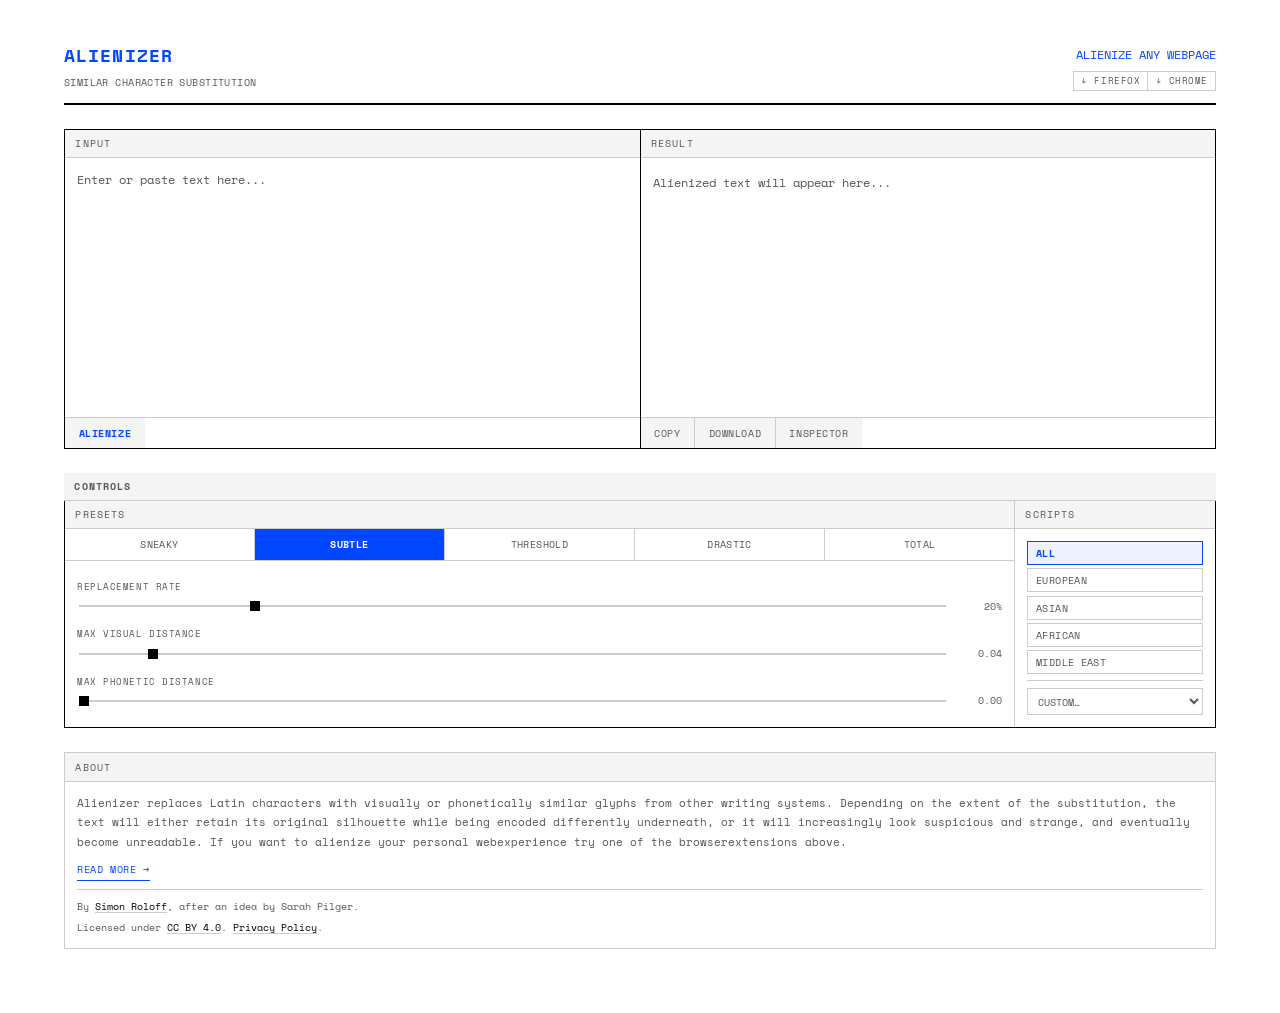
<file: docs/index.html>
<!DOCTYPE html>
<html lang="en">
<head>
  <meta charset="UTF-8">
  <meta name="viewport" content="width=device-width, initial-scale=1.0">
  <title>Alienizer</title>

  <link rel="preconnect" href="https://fonts.googleapis.com">
  <link rel="preconnect" href="https://fonts.gstatic.com" crossorigin>
  <link href="https://fonts.googleapis.com/css2?family=Space+Mono:wght@400;700&family=Noto+Sans:wght@400;600;700&family=Noto+Sans+Armenian&family=Noto+Sans+Bengali&family=Noto+Sans+Coptic&family=Noto+Sans+Devanagari&family=Noto+Sans+Ethiopic&family=Noto+Sans+Georgian&family=Noto+Sans+Glagolitic&family=Noto+Sans+Gothic&family=Noto+Sans+Hebrew&family=Noto+Sans+Javanese&family=Noto+Sans+Kannada&family=Noto+Sans+Khmer&family=Noto+Sans+Lao&family=Noto+Sans+Lisu&family=Noto+Sans+Malayalam&family=Noto+Sans+Math&family=Noto+Sans+Myanmar&family=Noto+Sans+NKo&family=Noto+Sans+Old+Italic&family=Noto+Sans+Osmanya&family=Noto+Sans+Runic&family=Noto+Sans+Sinhala&family=Noto+Sans+Syriac&family=Noto+Sans+Tamil&family=Noto+Sans+Telugu&family=Noto+Sans+Thaana&family=Noto+Sans+Thai&family=Noto+Sans+Tibetan&family=Noto+Sans+Tifinagh&family=Noto+Sans+Vai&display=swap" rel="stylesheet">

  <link rel="stylesheet" href="style.css">
</head>
<body>

  <main>
    <header>
      <div class="header-title-block">
        <h1>Alienizer</h1>
        <p class="subtitle">Similar Character Substitution</p>
      </div>
      <div class="header-ext-links">
        <span class="accent-text">ALIENIZE ANY WEBPAGE</span></span>
        <div class="ext-btn-row">
          <a href="https://addons.mozilla.org/de/firefox/addon/alienizer/" class="ext-link" target="_blank" rel="noopener">↓ Firefox</a>
          <a href="https://chromewebstore.google.com/detail/alienizer/gckkdafkcpgbnilgdkcabcnpjdlnehpk" class="ext-link" target="_blank" rel="noopener">↓ Chrome</a>
        </div>
      </div>
    </header>

    <!-- Input / Output -->
    <div class="io-columns">
      <div class="io-col">
        <div class="section-label">Input</div>
        <textarea id="input-text" placeholder="Enter or paste text here..."></textarea>
        <div class="input-actions">
          <button id="btn-alienize" class="btn-primary">Alienize</button>
        </div>
      </div>
      <div class="io-col">
        <div class="section-label">Result</div>
        <div id="output-text" class="output-area"></div>
        <div class="output-actions">
          <button id="btn-copy" class="btn-secondary">Copy</button>
          <button id="btn-download" class="btn-secondary">Download</button>
          <button id="btn-inspector-toggle" class="btn-secondary">Inspector</button>
        </div>
      </div>
    </div>

    <input type="hidden" id="seed-input" value="">

    <!-- Controls -->
    <section class="section">
      <div class="section-label" style="font-weight:700;">Controls</div>
      <div class="controls-section-inner">

        <!-- Sliders + Scripts -->
        <div class="controls-row">

          <!-- Left: Presets + Sliders -->
          <div class="controls-sliders">
            <div class="section-label preset-label">Presets</div>
            <div class="preset-row" id="preset-buttons"></div>
            <div class="sliders-inner">
              <div class="control-group">
                <label class="control-label" for="slider-rate">Replacement Rate</label>
                <div class="slider-row">
                  <input type="range" id="slider-rate" min="0" max="100" value="80" step="1">
                  <span class="slider-value" id="val-rate">80%</span>
                </div>
              </div>
              <div class="control-group">
                <label class="control-label" for="slider-visual">Max Visual Distance</label>
                <div class="slider-row">
                  <input type="range" id="slider-visual" min="0" max="50" value="15" step="1">
                  <span class="slider-value" id="val-visual">0.15</span>
                </div>
              </div>
              <div class="control-group">
                <label class="control-label" for="slider-phonetic">Max Phonetic Distance</label>
                <div class="slider-row">
                  <input type="range" id="slider-phonetic" min="0" max="70" value="45" step="1">
                  <span class="slider-value" id="val-phonetic">0.45</span>
                </div>
              </div>
            </div>
          </div>

          <!-- Right: Scripts -->
          <div class="controls-scripts">
            <div class="section-label">Scripts</div>
            <div class="scripts-inner">
              <div class="script-options" id="script-group-options">
                <button class="script-option active" data-value="all">All</button>
                <button class="script-option" data-value="european">European</button>
                <button class="script-option" data-value="asian">Asian</button>
                <button class="script-option" data-value="african">African</button>
                <button class="script-option" data-value="mideast">Middle East</button>
              </div>
              <div class="script-custom-wrapper">
                <select id="script-custom-select">
                  <option value="" disabled selected>Custom…</option>
                  <option value="custom">Select scripts</option>
                </select>
              </div>
              <div id="script-checkboxes" class="script-checkboxes hidden"></div>
            </div>
          </div>

        </div>

      </div>
    </section>

    <!-- Stats -->
    <section class="section" id="stats-section" style="display:none;">
      <div class="section-label">Statistics</div>
      <div id="stats-content"></div>
    </section>

    <!-- About -->
    <section class="about-section">
      <div class="section-label">About</div>
      <div class="about-content">
        <p>Alienizer replaces Latin characters with visually or phonetically similar glyphs from other writing systems. Depending on the extent of the substitution, the text will either retain its original silhouette while being encoded differently underneath, or it will increasingly look suspicious and strange, and eventually become unreadable. If you want to alienize your personal webexperience try one of the browserextensions above.</p>
        <p><a href="about.html" class="about-more-link">Read more →</a></p>
        <div class="about-meta">By <a href="https://roloffsimon.com" target="_blank" rel="noopener">Simon Roloff</a>, after an idea by Sarah Pilger.</div>
        <div class="about-license">Licensed under <a href="https://creativecommons.org/licenses/by/4.0/" target="_blank" rel="noopener">CC BY 4.0</a>. <a href="privacy.html">Privacy Policy</a>.</div>
      </div>
    </section>

    <!-- Inspector tooltip -->
    <div id="inspector-tooltip" class="inspector-tooltip hidden"></div>
  </main>

  <!-- Loading overlay -->
  <div id="loading-overlay" class="loading-overlay hidden">
    <div class="loading-spinner"></div>
    <p>Loading tables…</p>
  </div>

  <script src="data/visual_table.js?v=4"></script>
  <script src="data/phonetic_table.js?v=4"></script>
  <script src="engine.js?v=4"></script>
  <script src="app.js?v=4"></script>
</body>
</html>
</file>
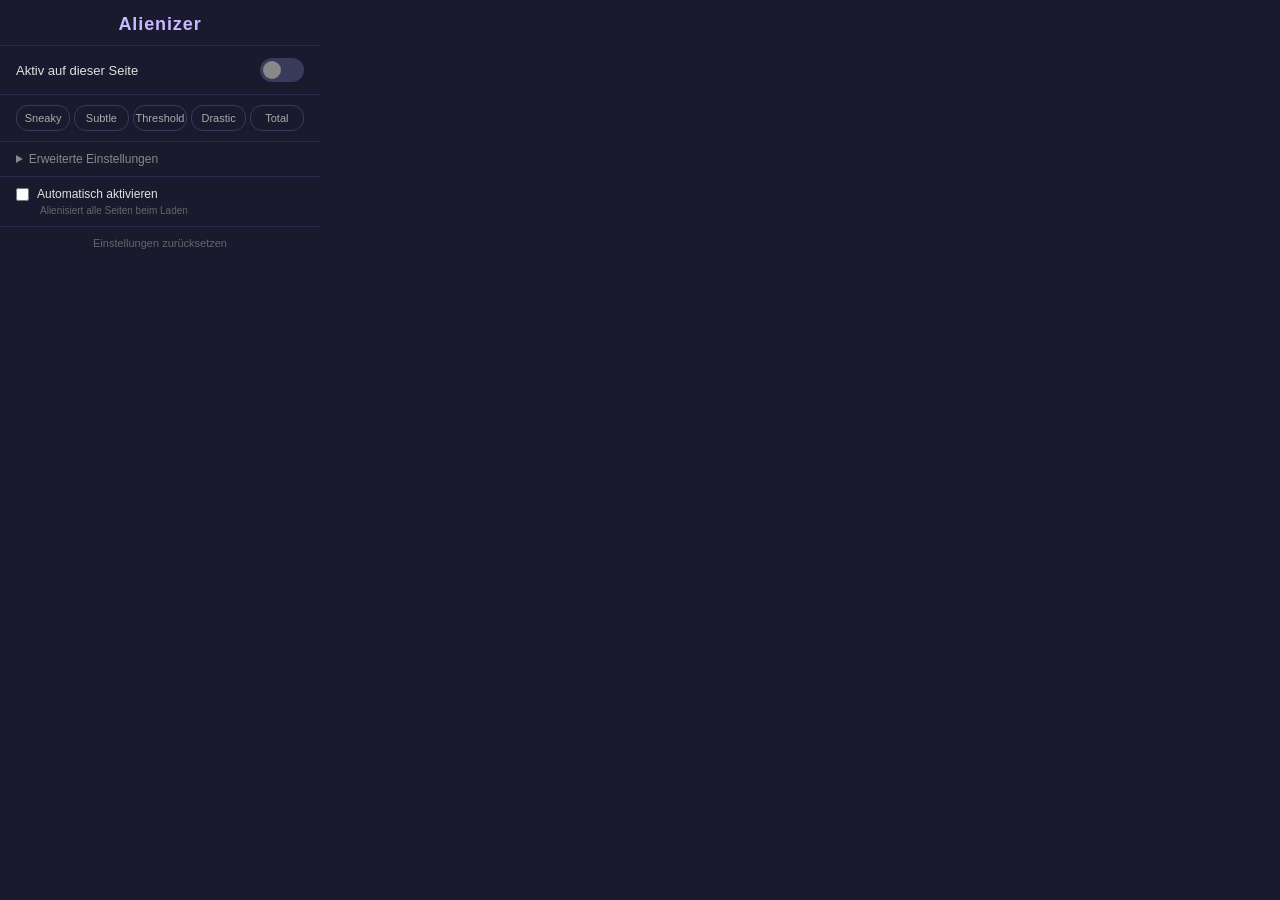
<file: alienizer-chrome-extension/popup.html>
<!DOCTYPE html>
<html lang="de">
<head>
  <meta charset="UTF-8">
  <style>
    * { margin: 0; padding: 0; box-sizing: border-box; }

    body {
      width: 320px;
      font-family: -apple-system, BlinkMacSystemFont, "Segoe UI", Roboto, sans-serif;
      font-size: 13px;
      color: #e0e0e0;
      background: #1a1a2e;
    }

    .header {
      padding: 14px 16px 10px;
      text-align: center;
      border-bottom: 1px solid #2a2a4a;
    }

    .header h1 {
      font-size: 18px;
      font-weight: 700;
      letter-spacing: 0.05em;
      color: #c8b8ff;
    }

    /* -- Toggle row -- */

    .toggle-row {
      display: flex;
      align-items: center;
      justify-content: space-between;
      padding: 12px 16px;
      border-bottom: 1px solid #2a2a4a;
    }

    .toggle-row label {
      font-size: 13px;
      font-weight: 500;
    }

    .switch {
      position: relative;
      width: 44px;
      height: 24px;
    }

    .switch input {
      opacity: 0;
      width: 0;
      height: 0;
    }

    .switch .slider {
      position: absolute;
      cursor: pointer;
      inset: 0;
      background: #3a3a5a;
      border-radius: 12px;
      transition: background 0.2s;
    }

    .switch .slider::before {
      content: "";
      position: absolute;
      width: 18px;
      height: 18px;
      left: 3px;
      bottom: 3px;
      background: #888;
      border-radius: 50%;
      transition: transform 0.2s, background 0.2s;
    }

    .switch input:checked + .slider {
      background: #6c5ce7;
    }

    .switch input:checked + .slider::before {
      transform: translateX(20px);
      background: #fff;
    }

    /* -- Presets -- */

    .presets {
      display: flex;
      gap: 4px;
      padding: 10px 16px;
      border-bottom: 1px solid #2a2a4a;
    }

    .preset-btn {
      flex: 1;
      padding: 6px 2px;
      font-size: 11px;
      border: 1px solid #3a3a5a;
      border-radius: 12px;
      background: transparent;
      color: #aaa;
      cursor: pointer;
      transition: all 0.15s;
    }

    .preset-btn:hover {
      border-color: #6c5ce7;
      color: #ddd;
    }

    .preset-btn.active {
      background: #6c5ce7;
      border-color: #6c5ce7;
      color: #fff;
      font-weight: 600;
    }

    /* -- Details / Advanced -- */

    details {
      border-bottom: 1px solid #2a2a4a;
    }

    summary {
      padding: 10px 16px;
      cursor: pointer;
      font-size: 12px;
      color: #888;
      user-select: none;
    }

    summary:hover { color: #bbb; }

    .advanced-content {
      padding: 0 16px 12px;
    }

    .slider-group {
      margin-bottom: 10px;
    }

    .slider-group .label-row {
      display: flex;
      justify-content: space-between;
      font-size: 11px;
      color: #999;
      margin-bottom: 3px;
    }

    .slider-group .label-row .val {
      color: #c8b8ff;
      font-weight: 600;
    }

    input[type="range"] {
      -webkit-appearance: none;
      width: 100%;
      height: 4px;
      border-radius: 2px;
      background: #3a3a5a;
      outline: none;
    }

    input[type="range"]::-webkit-slider-thumb {
      -webkit-appearance: none;
      width: 14px;
      height: 14px;
      border-radius: 50%;
      background: #6c5ce7;
      cursor: pointer;
    }

    .seed-row {
      display: flex;
      align-items: center;
      gap: 8px;
      margin-bottom: 10px;
    }

    .seed-row label {
      font-size: 11px;
      color: #999;
      white-space: nowrap;
    }

    .seed-row input {
      flex: 1;
      padding: 4px 8px;
      font-size: 12px;
      border: 1px solid #3a3a5a;
      border-radius: 6px;
      background: #2a2a4a;
      color: #e0e0e0;
      outline: none;
    }

    .seed-row input::placeholder { color: #666; }
    .seed-row input:focus { border-color: #6c5ce7; }

    /* -- Script checkboxes -- */

    .script-section {
      margin-top: 8px;
    }

    .script-section h4 {
      font-size: 11px;
      color: #999;
      margin-bottom: 6px;
    }

    .script-grid {
      display: grid;
      grid-template-columns: 1fr 1fr;
      gap: 2px 8px;
      max-height: 160px;
      overflow-y: auto;
      font-size: 11px;
    }

    .script-grid label {
      display: flex;
      align-items: center;
      gap: 4px;
      padding: 2px 0;
      color: #bbb;
      cursor: pointer;
    }

    .script-grid input[type="checkbox"] {
      accent-color: #6c5ce7;
    }

    .script-group-name {
      grid-column: 1 / -1;
      font-size: 10px;
      color: #666;
      margin-top: 4px;
      text-transform: uppercase;
      letter-spacing: 0.05em;
    }

    /* -- Auto-activate section -- */

    .auto-section {
      padding: 10px 16px;
      border-bottom: 1px solid #2a2a4a;
    }

    .auto-section label {
      display: flex;
      align-items: center;
      gap: 8px;
      font-size: 12px;
      cursor: pointer;
    }

    .auto-section input[type="checkbox"] {
      accent-color: #6c5ce7;
    }

    .auto-hint {
      font-size: 10px;
      color: #666;
      margin-top: 4px;
      padding-left: 24px;
    }

    /* -- Reset link -- */

    .footer {
      padding: 8px 16px 10px;
      text-align: center;
    }

    .footer a {
      font-size: 11px;
      color: #666;
      text-decoration: none;
      cursor: pointer;
    }

    .footer a:hover {
      color: #c8b8ff;
      text-decoration: underline;
    }
  </style>
</head>
<body>
  <div class="header">
    <h1>Alienizer</h1>
  </div>

  <div class="toggle-row">
    <label>Aktiv auf dieser Seite</label>
    <div class="switch">
      <input type="checkbox" id="toggle-active">
      <span class="slider"></span>
    </div>
  </div>

  <div class="presets" id="presets">
    <button class="preset-btn" data-preset="sneaky">Sneaky</button>
    <button class="preset-btn" data-preset="subtle">Subtle</button>
    <button class="preset-btn" data-preset="threshold">Threshold</button>
    <button class="preset-btn" data-preset="drastic">Drastic</button>
    <button class="preset-btn" data-preset="total">Total</button>
  </div>

  <details>
    <summary>Erweiterte Einstellungen</summary>
    <div class="advanced-content">
      <div class="slider-group">
        <div class="label-row">
          <span>Replacement Rate</span>
          <span class="val" id="val-rate">50%</span>
        </div>
        <input type="range" id="slider-rate" min="0" max="100" value="50">
      </div>

      <div class="slider-group">
        <div class="label-row">
          <span>Visual Distance</span>
          <span class="val" id="val-visual">0.12</span>
        </div>
        <input type="range" id="slider-visual" min="0" max="30" value="12">
      </div>

      <div class="slider-group">
        <div class="label-row">
          <span>Phonetic Ratio</span>
          <span class="val" id="val-phonetic">20%</span>
        </div>
        <input type="range" id="slider-phonetic" min="0" max="100" value="20">
      </div>

      <div class="seed-row">
        <label>Seed:</label>
        <input type="text" id="seed-input" placeholder="zufällig">
      </div>

      <div class="script-section">
        <h4>Script-Filter</h4>
        <div class="script-grid" id="script-checkboxes"></div>
      </div>
    </div>
  </details>

  <div class="auto-section">
    <label>
      <input type="checkbox" id="auto-activate">
      Automatisch aktivieren
    </label>
    <div class="auto-hint">Alienisiert alle Seiten beim Laden</div>
  </div>

  <div class="footer">
    <a href="#" id="reset-link">Einstellungen zurücksetzen</a>
  </div>

  <script src="popup.js"></script>
</body>
</html>
</file>
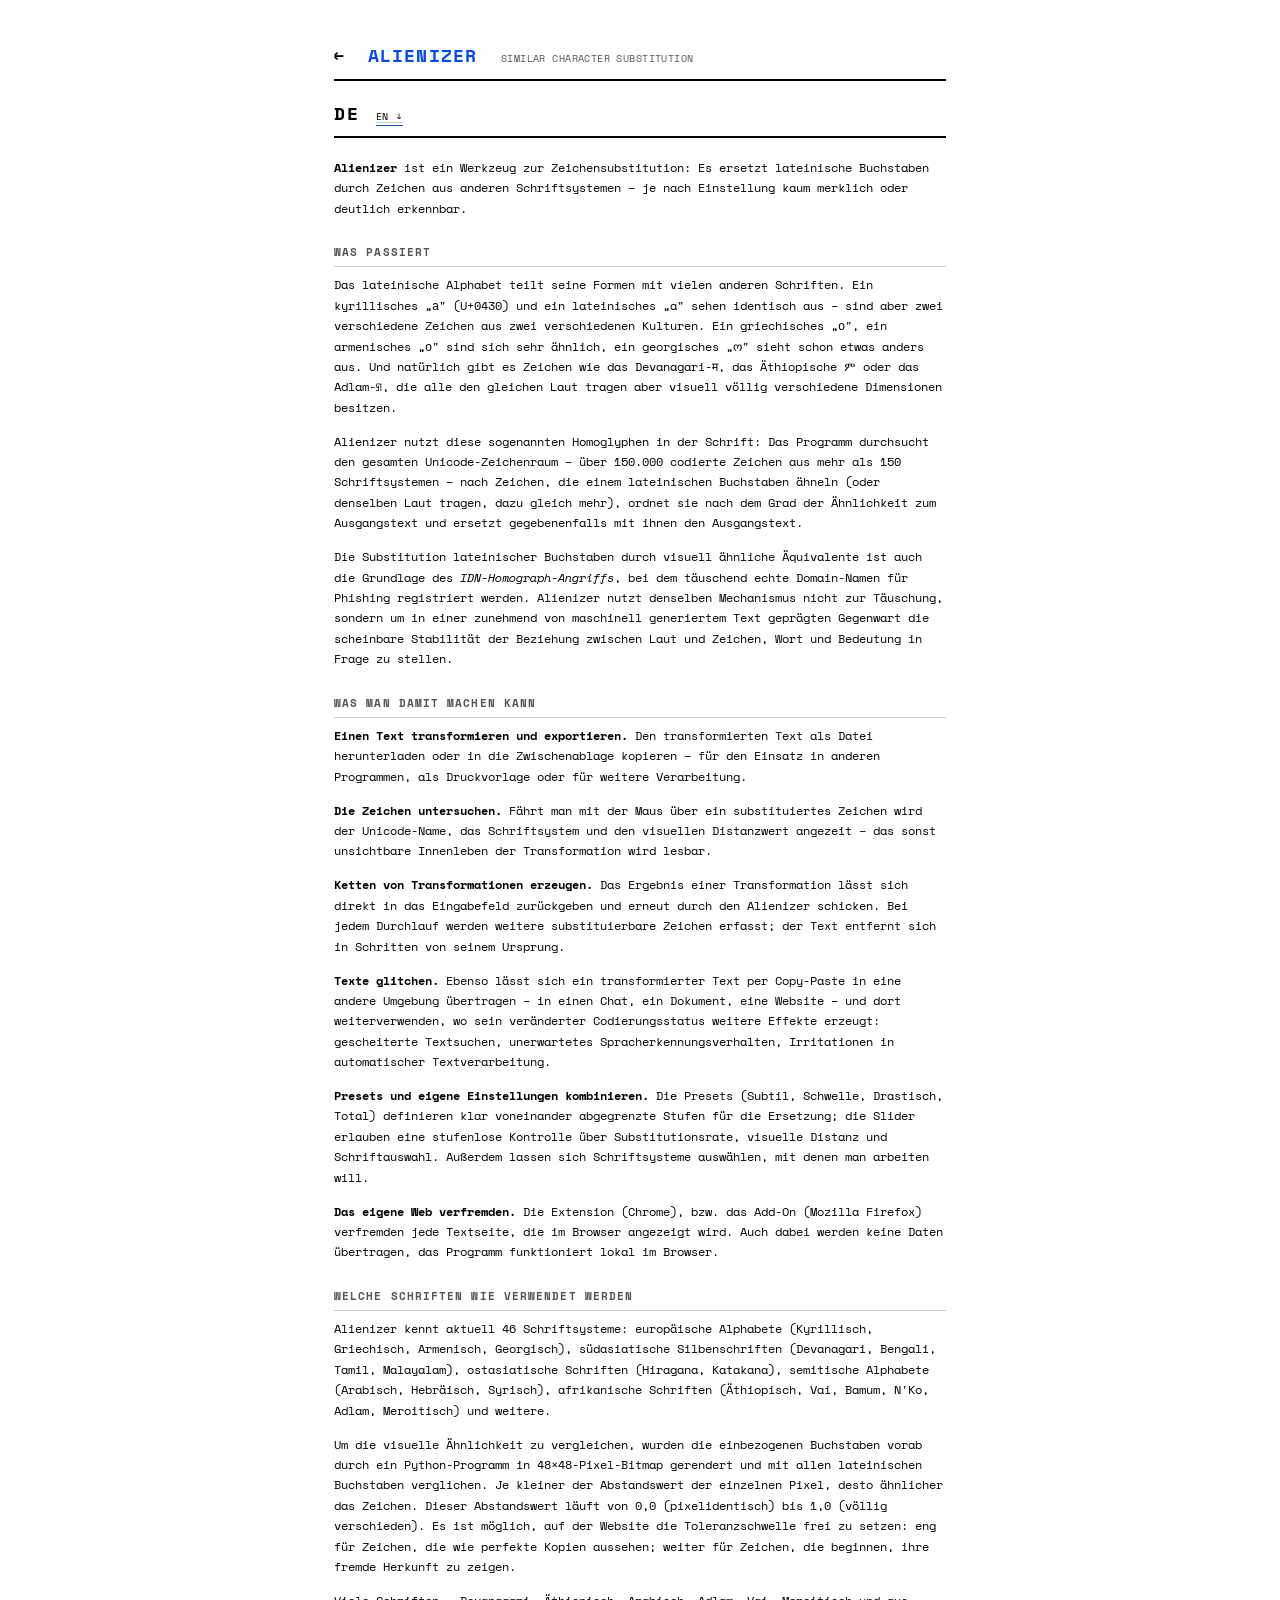
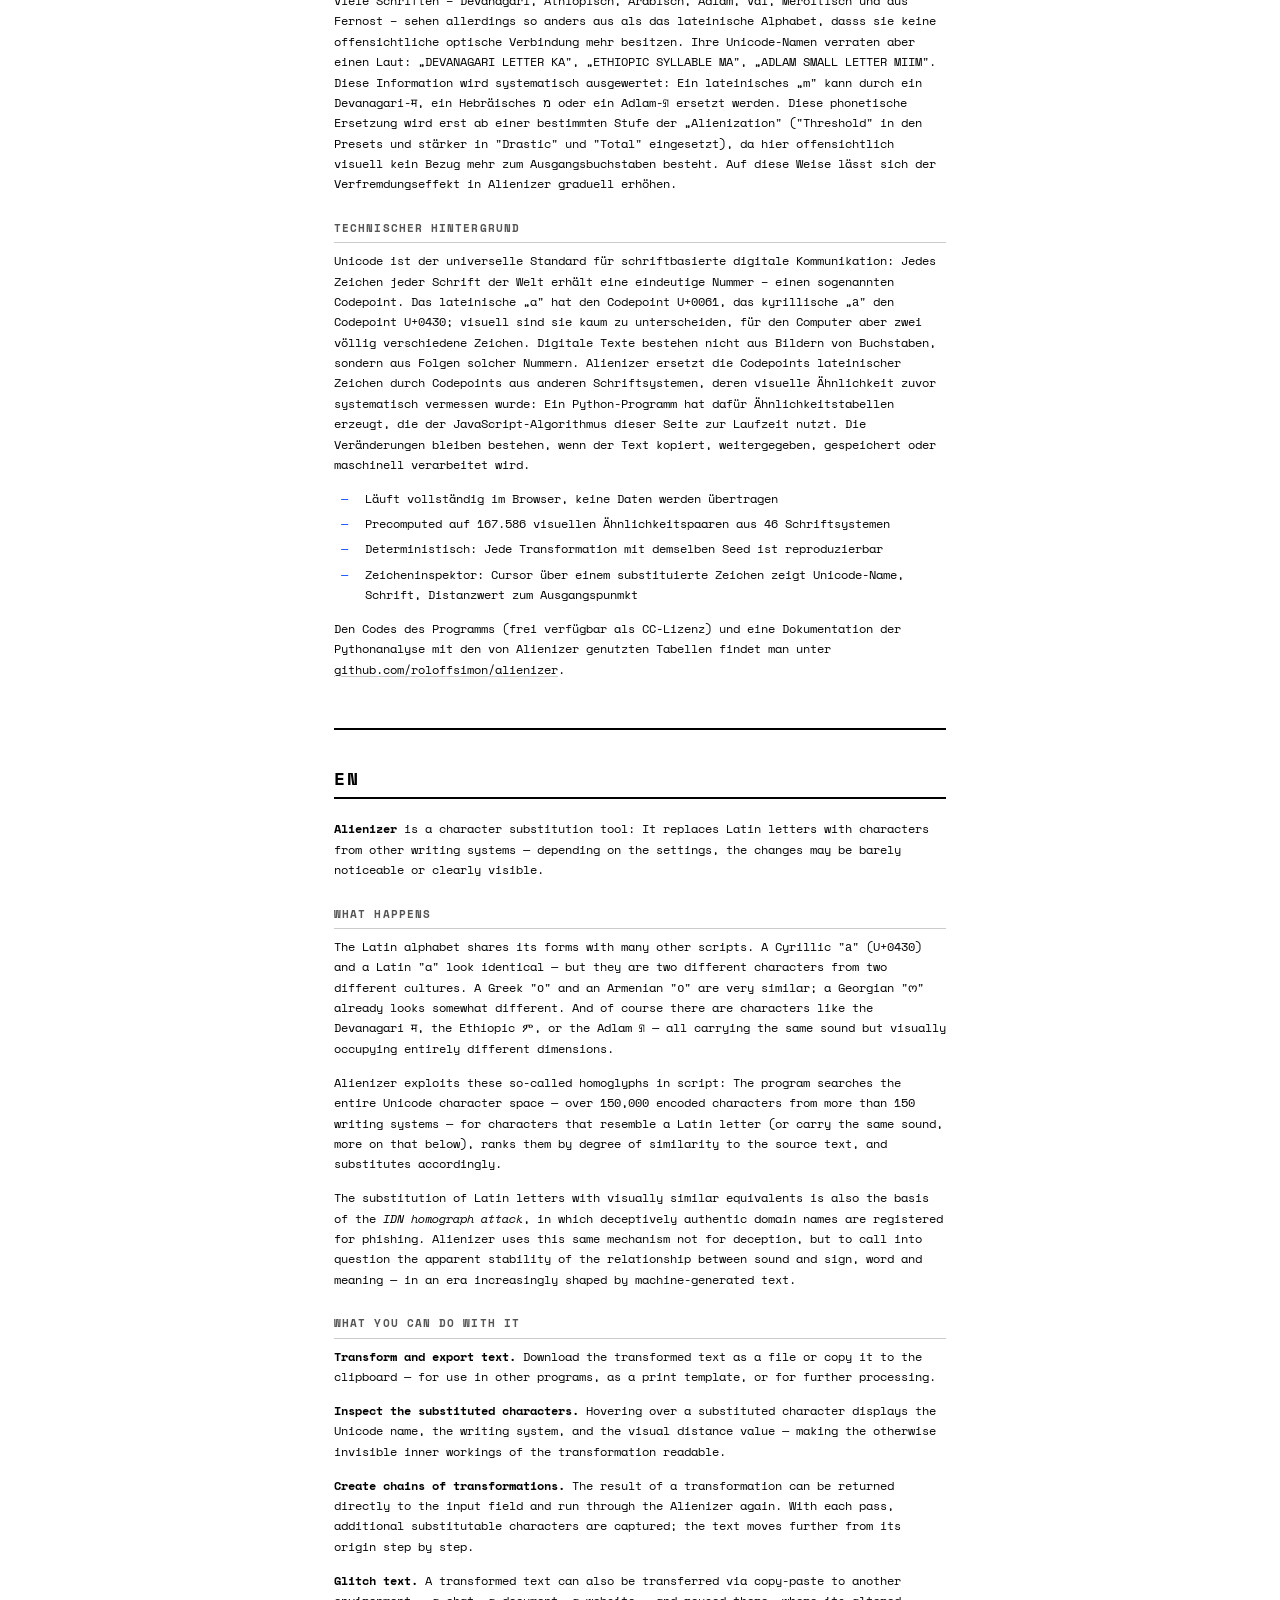
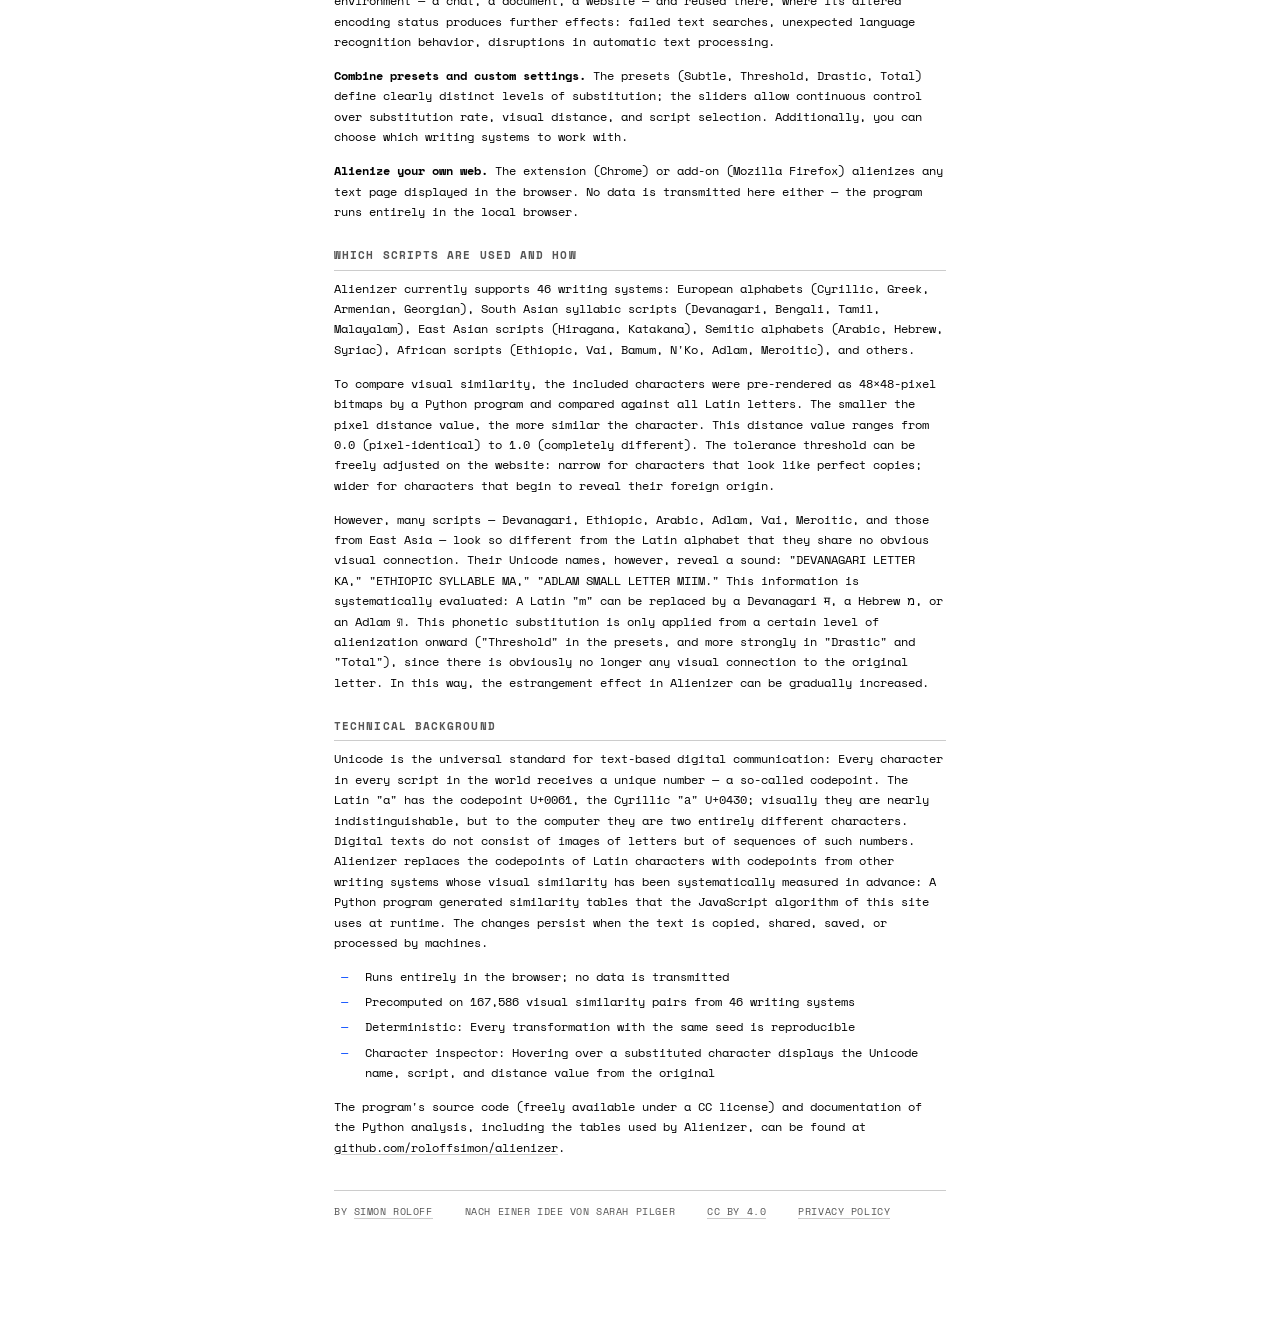
<file: docs/about.html>
<!DOCTYPE html>
<html lang="de">
<head>
  <meta charset="UTF-8">
  <meta name="viewport" content="width=device-width, initial-scale=1.0">
  <title>About — Alienizer</title>

  <link rel="preconnect" href="https://fonts.googleapis.com">
  <link rel="preconnect" href="https://fonts.gstatic.com" crossorigin>
  <link href="https://fonts.googleapis.com/css2?family=Space+Mono:wght@400;700&family=Noto+Sans:wght@400;600;700&display=swap" rel="stylesheet">

  <link rel="stylesheet" href="style.css">

  <style>
    /* ---- About page overrides ---- */

    main.about-page {
      max-width: 740px;
    }

    @media (min-width: 768px) {
      main.about-page {
        max-width: 740px;
      }
    }

    .about-page header {
      flex-direction: row;
      align-items: baseline;
      gap: 1.5rem;
    }

    .back-btn {
      font-family: var(--font-mono);
      font-size: 1rem;
      font-weight: 700;
      color: var(--fg);
      text-decoration: none;
      letter-spacing: 0;
      line-height: 1;
      flex-shrink: 0;
      transition: color 0.1s;
    }

    .back-btn:hover { color: var(--accent); }

    /* ---- Article typography ---- */

    .about-article {
      font-family: var(--font-mono);
      font-size: 12px;
      line-height: 1.7;
    }

    .lang-section { margin-bottom: 3rem; }

    .lang-header {
      display: flex;
      align-items: baseline;
      flex-wrap: wrap;
      gap: 1rem;
      margin-bottom: 1.25rem;
      padding-bottom: 0.6rem;
      border-bottom: 2px solid var(--fg);
    }

    .lang-header h2 {
      margin: 0;
      font-family: var(--font-mono);
      font-size: 1.1rem;
      font-weight: 700;
      letter-spacing: 0.1em;
      text-transform: uppercase;
      line-height: 1;
    }

    .lang-scroll-link {
      font-size: 0.6rem;
      letter-spacing: 0.08em;
      text-transform: uppercase;
      color: var(--accent);
      text-decoration: none;
      border-bottom: 1px solid var(--accent);
      padding-bottom: 1px;
    }

    .lang-scroll-link:hover { opacity: 0.7; }

    .about-article h3 {
      margin: 1.5rem 0 0.5rem;
      font-family: var(--font-mono);
      font-size: 0.68rem;
      font-weight: 700;
      letter-spacing: 0.1em;
      text-transform: uppercase;
      color: var(--fg-muted);
      border-bottom: 1px solid var(--border-light);
      padding-bottom: 0.3rem;
    }

    .about-article p {
      margin: 0 0 0.85rem;
      color: var(--fg);
    }

    .about-article strong { font-weight: 700; }
    .about-article em { font-style: italic; }

    .about-article ul {
      margin: 0.5rem 0 0.85rem 0;
      padding-left: 1.2rem;
      list-style: none;
    }

    .about-article ul li {
      position: relative;
      padding-left: 0.75rem;
      margin-bottom: 0.3rem;
    }

    .about-article ul li::before {
      content: '—';
      position: absolute;
      left: -0.75rem;
      color: var(--accent);
    }

    .about-article a {
      color: var(--fg);
      text-decoration: underline;
      text-decoration-color: var(--border-light);
      text-underline-offset: 2px;
    }

    .about-article a:hover {
      color: var(--accent);
      text-decoration-color: var(--accent);
    }

    .lang-divider {
      border: none;
      border-top: 2px solid var(--fg);
      margin: 2.5rem 0;
    }

    .about-footer {
      margin-top: 2rem;
      padding-top: 0.75rem;
      border-top: 1px solid var(--border-light);
      font-size: 0.6rem;
      letter-spacing: 0.06em;
      text-transform: uppercase;
      color: var(--fg-muted);
      display: flex;
      flex-wrap: wrap;
      gap: 0.5rem 2rem;
    }

    .about-footer a {
      color: var(--fg-muted);
      text-decoration: none;
      border-bottom: 1px solid var(--border-light);
    }

    .about-footer a:hover { color: var(--accent); border-color: var(--accent); }
  </style>
</head>
<body>

  <main class="about-page">
    <header>
      <a href="index.html" class="back-btn" aria-label="Back to Alienizer">←</a>
      <h1>Alienizer</h1>
      <p class="subtitle">Similar Character Substitution</p>
    </header>

    <article class="about-article">

      <!-- ======== DE ======== -->
      <section class="lang-section" id="de">
        <div class="lang-header">
          <h2>DE</h2>
          <a href="#en" class="lang-scroll-link">EN ↓</a>
        </div>

        <p><strong>Alienizer</strong> ist ein Werkzeug zur Zeichensubstitution: Es ersetzt lateinische Buchstaben durch Zeichen aus anderen Schriftsystemen – je nach Einstellung kaum merklich oder deutlich erkennbar.</p>

        <h3>Was passiert</h3>

        <p>Das lateinische Alphabet teilt seine Formen mit vielen anderen Schriften. Ein kyrillisches „а" (U+0430) und ein lateinisches „a" sehen identisch aus – sind aber zwei verschiedene Zeichen aus zwei verschiedenen Kulturen. Ein griechisches „ο", ein armenisches „ο" sind sich sehr ähnlich, ein georgisches „ო" sieht schon etwas anders aus. Und natürlich gibt es Zeichen wie das Devanagari-म, das Äthiopische ም oder das Adlam-𞤃, die alle den gleichen Laut tragen aber visuell völlig verschiedene Dimensionen besitzen.</p>

        <p>Alienizer nutzt diese sogenannten Homoglyphen in der Schrift: Das Programm durchsucht den gesamten Unicode-Zeichenraum – über 150.000 codierte Zeichen aus mehr als 150 Schriftsystemen – nach Zeichen, die einem lateinischen Buchstaben ähneln (oder denselben Laut tragen, dazu gleich mehr), ordnet sie nach dem Grad der Ähnlichkeit zum Ausgangstext und ersetzt gegebenenfalls mit ihnen den Ausgangstext.</p>

        <p>Die Substitution lateinischer Buchstaben durch visuell ähnliche Äquivalente ist auch die Grundlage des <em>IDN-Homograph-Angriffs</em>, bei dem täuschend echte Domain-Namen für Phishing registriert werden. Alienizer nutzt denselben Mechanismus nicht zur Täuschung, sondern um in einer zunehmend von maschinell generiertem Text geprägten Gegenwart die scheinbare Stabilität der Beziehung zwischen Laut und Zeichen, Wort und Bedeutung in Frage zu stellen.</p>

        <h3>Was man damit machen kann</h3>

        <p><strong>Einen Text transformieren und exportieren.</strong> Den transformierten Text als Datei herunterladen oder in die Zwischenablage kopieren – für den Einsatz in anderen Programmen, als Druckvorlage oder für weitere Verarbeitung.</p>

        <p><strong>Die Zeichen untersuchen.</strong> Fährt man mit der Maus über ein substituiertes Zeichen wird der Unicode-Name, das Schriftsystem und den visuellen Distanzwert angezeit – das sonst unsichtbare Innenleben der Transformation wird lesbar.</p>

        <p><strong>Ketten von Transformationen erzeugen.</strong> Das Ergebnis einer Transformation lässt sich direkt in das Eingabefeld zurückgeben und erneut durch den Alienizer schicken. Bei jedem Durchlauf werden weitere substituierbare Zeichen erfasst; der Text entfernt sich in Schritten von seinem Ursprung.</p>

        <p><strong>Texte glitchen.</strong> Ebenso lässt sich ein transformierter Text per Copy-Paste in eine andere Umgebung übertragen – in einen Chat, ein Dokument, eine Website – und dort weiterverwenden, wo sein veränderter Codierungsstatus weitere Effekte erzeugt: gescheiterte Textsuchen, unerwartetes Spracherkennungsverhalten, Irritationen in automatischer Textverarbeitung.</p>

        <p><strong>Presets und eigene Einstellungen kombinieren.</strong> Die Presets (Subtil, Schwelle, Drastisch, Total) definieren klar voneinander abgegrenzte Stufen für die Ersetzung; die Slider erlauben eine stufenlose Kontrolle über Substitutionsrate, visuelle Distanz und Schriftauswahl. Außerdem lassen sich Schriftsysteme auswählen, mit denen man arbeiten will.</p>

        <p><strong>Das eigene Web verfremden.</strong> Die Extension (Chrome), bzw. das Add-On (Mozilla Firefox) verfremden jede Textseite, die im Browser angezeigt wird. Auch dabei werden keine Daten übertragen, das Programm funktioniert lokal im Browser.</p>


        <h3>Welche Schriften wie verwendet werden</h3>

        <p>Alienizer kennt aktuell 46 Schriftsysteme: europäische Alphabete (Kyrillisch, Griechisch, Armenisch, Georgisch), südasiatische Silbenschriften (Devanagari, Bengali, Tamil, Malayalam), ostasiatische Schriften (Hiragana, Katakana), semitische Alphabete (Arabisch, Hebräisch, Syrisch), afrikanische Schriften (Äthiopisch, Vai, Bamum, N'Ko, Adlam, Meroitisch) und weitere.</p>

        <p>Um die visuelle Ähnlichkeit zu vergleichen, wurden die einbezogenen Buchstaben vorab durch ein Python-Programm in 48×48-Pixel-Bitmap gerendert und mit allen lateinischen Buchstaben verglichen. Je kleiner der Abstandswert der einzelnen Pixel, desto ähnlicher das Zeichen. Dieser Abstandswert läuft von 0,0 (pixelidentisch) bis 1,0 (völlig verschieden). Es ist möglich, auf der Website die Toleranzschwelle frei zu setzen: eng für Zeichen, die wie perfekte Kopien aussehen; weiter für Zeichen, die beginnen, ihre fremde Herkunft zu zeigen.</p>

        <p>Viele Schriften – Devanagari, Äthiopisch, Arabisch, Adlam, Vai, Meroitisch und aus Fernost – sehen allerdings so anders aus als das lateinische Alphabet, dasss sie keine offensichtliche optische Verbindung mehr besitzen. Ihre Unicode-Namen verraten aber einen Laut: „DEVANAGARI LETTER KA", „ETHIOPIC SYLLABLE MA", „ADLAM SMALL LETTER MIIM". Diese Information wird systematisch ausgewertet: Ein lateinisches „m" kann durch ein Devanagari-म, ein Hebräisches מ oder ein Adlam-𞤃 ersetzt werden. Diese phonetische Ersetzung wird erst ab einer bestimmten Stufe der „Alienization" ("Threshold" in den Presets und stärker in "Drastic" und "Total" eingesetzt), da hier offensichtlich visuell kein Bezug mehr zum Ausgangsbuchstaben besteht. Auf diese Weise lässt sich der Verfremdungseffekt in Alienizer graduell erhöhen.</p>

        <h3>Technischer Hintergrund</h3>

        <p>Unicode ist der universelle Standard für schriftbasierte digitale Kommunikation: Jedes Zeichen jeder Schrift der Welt erhält eine eindeutige Nummer – einen sogenannten Codepoint. Das lateinische „a" hat den Codepoint U+0061, das kyrillische „а" den Codepoint U+0430; visuell sind sie kaum zu unterscheiden, für den Computer aber zwei völlig verschiedene Zeichen. Digitale Texte bestehen nicht aus Bildern von Buchstaben, sondern aus Folgen solcher Nummern. Alienizer ersetzt die Codepoints lateinischer Zeichen durch Codepoints aus anderen Schriftsystemen, deren visuelle Ähnlichkeit zuvor systematisch vermessen wurde: Ein Python-Programm hat dafür Ähnlichkeitstabellen erzeugt, die der JavaScript-Algorithmus dieser Seite zur Laufzeit nutzt. Die Veränderungen bleiben bestehen, wenn der Text kopiert, weitergegeben, gespeichert oder maschinell verarbeitet wird.</p>

        <ul>
          <li>Läuft vollständig im Browser, keine Daten werden übertragen</li>
          <li>Precomputed auf 167.586 visuellen Ähnlichkeitspaaren aus 46 Schriftsystemen</li>
          <li>Deterministisch: Jede Transformation mit demselben Seed ist reproduzierbar</li>
          <li>Zeicheninspektor: Cursor über einem substituierte Zeichen zeigt Unicode-Name, Schrift, Distanzwert zum Ausgangspunmkt</li>
        </ul>

        <p>Den Codes des Programms (frei verfügbar als CC-Lizenz) und eine Dokumentation der Pythonanalyse mit den von Alienizer genutzten Tabellen findet man unter <a href="https://github.com/roloffsimon/alienizer" target="_blank" rel="noopener">github.com/roloffsimon/alienizer</a>.</p>
      </section>

      <hr class="lang-divider">

      <!-- ======== EN ======== -->
      <section class="lang-section" id="en">
        <div class="lang-header">
          <h2>EN</h2>
        </div>

        <p><strong>Alienizer</strong> is a character substitution tool: It replaces Latin letters with characters from other writing systems — depending on the settings, the changes may be barely noticeable or clearly visible.</p>

        <h3>What Happens</h3>

        <p>The Latin alphabet shares its forms with many other scripts. A Cyrillic "а" (U+0430) and a Latin "a" look identical — but they are two different characters from two different cultures. A Greek "ο" and an Armenian "ο" are very similar; a Georgian "ო" already looks somewhat different. And of course there are characters like the Devanagari म, the Ethiopic ም, or the Adlam 𞤃 — all carrying the same sound but visually occupying entirely different dimensions.</p>

        <p>Alienizer exploits these so-called homoglyphs in script: The program searches the entire Unicode character space — over 150,000 encoded characters from more than 150 writing systems — for characters that resemble a Latin letter (or carry the same sound, more on that below), ranks them by degree of similarity to the source text, and substitutes accordingly.</p>

        <p>The substitution of Latin letters with visually similar equivalents is also the basis of the <em>IDN homograph attack</em>, in which deceptively authentic domain names are registered for phishing. Alienizer uses this same mechanism not for deception, but to call into question the apparent stability of the relationship between sound and sign, word and meaning — in an era increasingly shaped by machine-generated text.</p>

        <h3>What You Can Do With It</h3>

        <p><strong>Transform and export text.</strong> Download the transformed text as a file or copy it to the clipboard — for use in other programs, as a print template, or for further processing.</p>

        <p><strong>Inspect the substituted characters.</strong> Hovering over a substituted character displays the Unicode name, the writing system, and the visual distance value — making the otherwise invisible inner workings of the transformation readable.</p>

        <p><strong>Create chains of transformations.</strong> The result of a transformation can be returned directly to the input field and run through the Alienizer again. With each pass, additional substitutable characters are captured; the text moves further from its origin step by step.</p>

        <p><strong>Glitch text.</strong> A transformed text can also be transferred via copy-paste to another environment — a chat, a document, a website — and reused there, where its altered encoding status produces further effects: failed text searches, unexpected language recognition behavior, disruptions in automatic text processing.</p>

        <p><strong>Combine presets and custom settings.</strong> The presets (Subtle, Threshold, Drastic, Total) define clearly distinct levels of substitution; the sliders allow continuous control over substitution rate, visual distance, and script selection. Additionally, you can choose which writing systems to work with.</p>

        <p><strong>Alienize your own web.</strong> The extension (Chrome) or add-on (Mozilla Firefox) alienizes any text page displayed in the browser. No data is transmitted here either — the program runs entirely in the local browser.</p>

        <h3>Which Scripts Are Used and How</h3>

        <p>Alienizer currently supports 46 writing systems: European alphabets (Cyrillic, Greek, Armenian, Georgian), South Asian syllabic scripts (Devanagari, Bengali, Tamil, Malayalam), East Asian scripts (Hiragana, Katakana), Semitic alphabets (Arabic, Hebrew, Syriac), African scripts (Ethiopic, Vai, Bamum, N'Ko, Adlam, Meroitic), and others.</p>

        <p>To compare visual similarity, the included characters were pre-rendered as 48×48-pixel bitmaps by a Python program and compared against all Latin letters. The smaller the pixel distance value, the more similar the character. This distance value ranges from 0.0 (pixel-identical) to 1.0 (completely different). The tolerance threshold can be freely adjusted on the website: narrow for characters that look like perfect copies; wider for characters that begin to reveal their foreign origin.</p>

        <p>However, many scripts — Devanagari, Ethiopic, Arabic, Adlam, Vai, Meroitic, and those from East Asia — look so different from the Latin alphabet that they share no obvious visual connection. Their Unicode names, however, reveal a sound: "DEVANAGARI LETTER KA," "ETHIOPIC SYLLABLE MA," "ADLAM SMALL LETTER MIIM." This information is systematically evaluated: A Latin "m" can be replaced by a Devanagari म, a Hebrew מ, or an Adlam 𞤃. This phonetic substitution is only applied from a certain level of alienization onward ("Threshold" in the presets, and more strongly in "Drastic" and "Total"), since there is obviously no longer any visual connection to the original letter. In this way, the estrangement effect in Alienizer can be gradually increased.</p>

        <h3>Technical Background</h3>

        <p>Unicode is the universal standard for text-based digital communication: Every character in every script in the world receives a unique number — a so-called codepoint. The Latin "a" has the codepoint U+0061, the Cyrillic "а" U+0430; visually they are nearly indistinguishable, but to the computer they are two entirely different characters. Digital texts do not consist of images of letters but of sequences of such numbers. Alienizer replaces the codepoints of Latin characters with codepoints from other writing systems whose visual similarity has been systematically measured in advance: A Python program generated similarity tables that the JavaScript algorithm of this site uses at runtime. The changes persist when the text is copied, shared, saved, or processed by machines.</p>

        <ul>
          <li>Runs entirely in the browser; no data is transmitted</li>
          <li>Precomputed on 167,586 visual similarity pairs from 46 writing systems</li>
          <li>Deterministic: Every transformation with the same seed is reproducible</li>
          <li>Character inspector: Hovering over a substituted character displays the Unicode name, script, and distance value from the original</li>
        </ul>

        <p>The program's source code (freely available under a CC license) and documentation of the Python analysis, including the tables used by Alienizer, can be found at <a href="https://github.com/roloffsimon/alienizer" target="_blank" rel="noopener">github.com/roloffsimon/alienizer</a>.</p>

      <!-- Footer -->
      <div class="about-footer">
        <span>By <a href="https://roloffsimon.com" target="_blank" rel="noopener">Simon Roloff</a></span>
        <span>Nach einer Idee von Sarah Pilger</span>
        <span><a href="https://creativecommons.org/licenses/by/4.0/" target="_blank" rel="noopener">CC BY 4.0</a></span>
        <span><a href="privacy.html">Privacy Policy</a></span>
      </div>

    </article>
  </main>

</body>
</html>
</file>
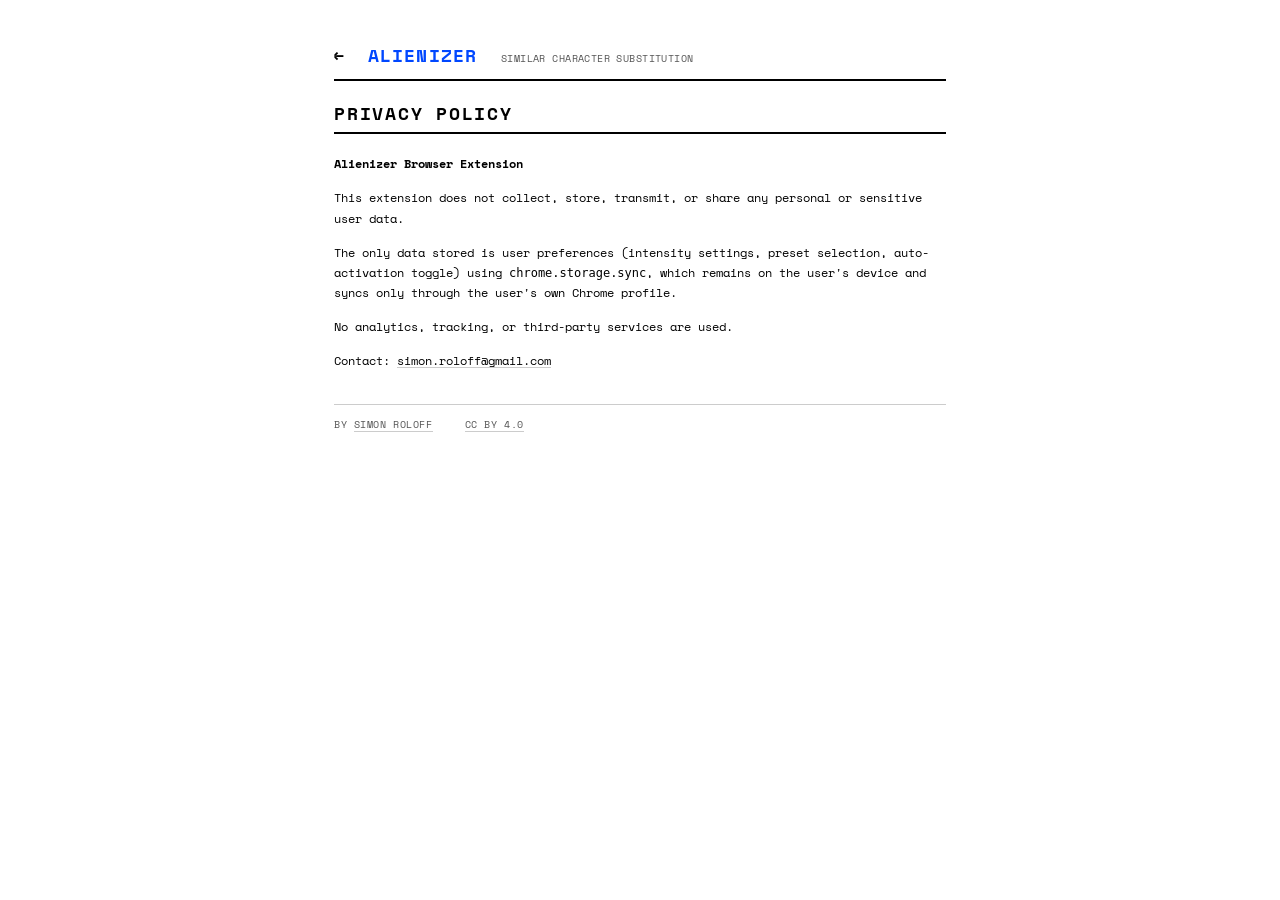
<file: docs/privacy.html>
<!DOCTYPE html>
<html lang="en">
<head>
  <meta charset="UTF-8">
  <meta name="viewport" content="width=device-width, initial-scale=1.0">
  <title>Privacy Policy — Alienizer</title>

  <link rel="preconnect" href="https://fonts.googleapis.com">
  <link rel="preconnect" href="https://fonts.gstatic.com" crossorigin>
  <link href="https://fonts.googleapis.com/css2?family=Space+Mono:wght@400;700&family=Noto+Sans:wght@400;600;700&display=swap" rel="stylesheet">

  <link rel="stylesheet" href="style.css">

  <style>
    main.privacy-page {
      max-width: 740px;
    }

    @media (min-width: 768px) {
      main.privacy-page {
        max-width: 740px;
      }
    }

    .privacy-page header {
      flex-direction: row;
      align-items: baseline;
      gap: 1.5rem;
    }

    .back-btn {
      font-family: var(--font-mono);
      font-size: 1rem;
      font-weight: 700;
      color: var(--fg);
      text-decoration: none;
      letter-spacing: 0;
      line-height: 1;
      flex-shrink: 0;
      transition: color 0.1s;
    }

    .back-btn:hover { color: var(--accent); }

    .privacy-article {
      font-family: var(--font-mono);
      font-size: 12px;
      line-height: 1.7;
    }

    .privacy-article h2 {
      margin: 0 0 1.25rem;
      font-family: var(--font-mono);
      font-size: 1.1rem;
      font-weight: 700;
      letter-spacing: 0.1em;
      text-transform: uppercase;
      line-height: 1;
      padding-bottom: 0.6rem;
      border-bottom: 2px solid var(--fg);
    }

    .privacy-article p {
      margin: 0 0 0.85rem;
      color: var(--fg);
    }

    .privacy-article a {
      color: var(--fg);
      text-decoration: underline;
      text-decoration-color: var(--border-light);
      text-underline-offset: 2px;
    }

    .privacy-article a:hover {
      color: var(--accent);
      text-decoration-color: var(--accent);
    }

    .privacy-footer {
      margin-top: 2rem;
      padding-top: 0.75rem;
      border-top: 1px solid var(--border-light);
      font-size: 0.6rem;
      letter-spacing: 0.06em;
      text-transform: uppercase;
      color: var(--fg-muted);
      display: flex;
      flex-wrap: wrap;
      gap: 0.5rem 2rem;
    }

    .privacy-footer a {
      color: var(--fg-muted);
      text-decoration: none;
      border-bottom: 1px solid var(--border-light);
    }

    .privacy-footer a:hover { color: var(--accent); border-color: var(--accent); }
  </style>
</head>
<body>

  <main class="privacy-page">
    <header>
      <a href="index.html" class="back-btn" aria-label="Back to Alienizer">&larr;</a>
      <h1>Alienizer</h1>
      <p class="subtitle">Similar Character Substitution</p>
    </header>

    <article class="privacy-article">
      <h2>Privacy Policy</h2>

      <p><strong>Alienizer Browser Extension</strong></p>

      <p>This extension does not collect, store, transmit, or share any personal or sensitive user data.</p>

      <p>The only data stored is user preferences (intensity settings, preset selection, auto-activation toggle) using <code>chrome.storage.sync</code>, which remains on the user's device and syncs only through the user's own Chrome profile.</p>

      <p>No analytics, tracking, or third-party services are used.</p>

      <p>Contact: <a href="mailto:simon.roloff@gmail.com">simon.roloff@gmail.com</a></p>
    </article>

    <div class="privacy-footer">
      <span>By <a href="https://roloffsimon.com" target="_blank" rel="noopener">Simon Roloff</a></span>
      <span><a href="https://creativecommons.org/licenses/by/4.0/" target="_blank" rel="noopener">CC BY 4.0</a></span>
    </div>
  </main>

</body>
</html>
</file>
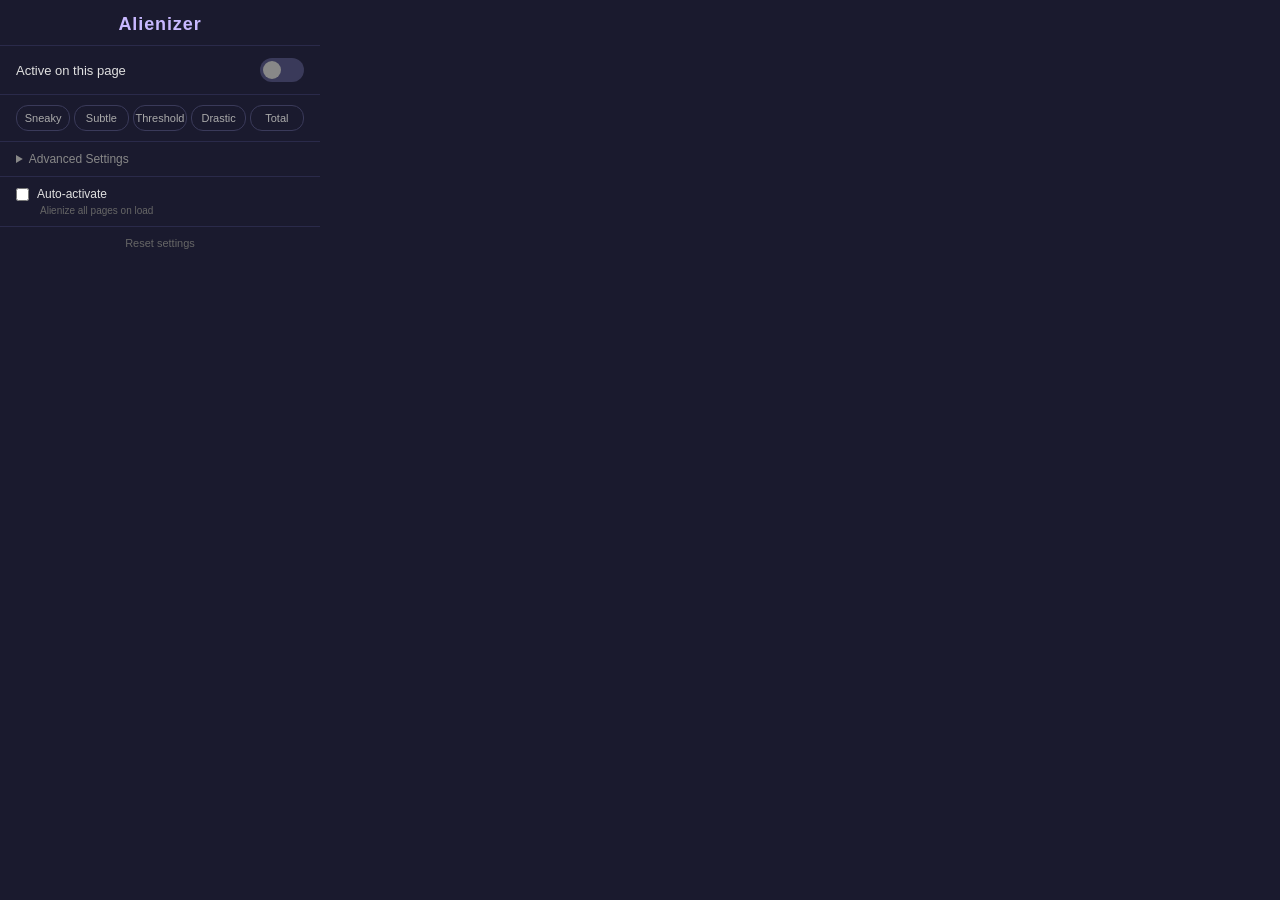
<file: extension/popup.html>
<!DOCTYPE html>
<html lang="en">
<head>
  <meta charset="UTF-8">
  <style>
    * { margin: 0; padding: 0; box-sizing: border-box; }

    body {
      width: 320px;
      font-family: -apple-system, BlinkMacSystemFont, "Segoe UI", Roboto, sans-serif;
      font-size: 13px;
      color: #e0e0e0;
      background: #1a1a2e;
    }

    .header {
      padding: 14px 16px 10px;
      text-align: center;
      border-bottom: 1px solid #2a2a4a;
    }

    .header h1 {
      font-size: 18px;
      font-weight: 700;
      letter-spacing: 0.05em;
      color: #c8b8ff;
    }

    /* -- Toggle row -- */

    .toggle-row {
      display: flex;
      align-items: center;
      justify-content: space-between;
      padding: 12px 16px;
      border-bottom: 1px solid #2a2a4a;
    }

    .toggle-row label {
      font-size: 13px;
      font-weight: 500;
    }

    .switch {
      position: relative;
      width: 44px;
      height: 24px;
    }

    .switch input {
      opacity: 0;
      width: 0;
      height: 0;
    }

    .switch .slider {
      position: absolute;
      cursor: pointer;
      inset: 0;
      background: #3a3a5a;
      border-radius: 12px;
      transition: background 0.2s;
    }

    .switch .slider::before {
      content: "";
      position: absolute;
      width: 18px;
      height: 18px;
      left: 3px;
      bottom: 3px;
      background: #888;
      border-radius: 50%;
      transition: transform 0.2s, background 0.2s;
    }

    .switch input:checked + .slider {
      background: #6c5ce7;
    }

    .switch input:checked + .slider::before {
      transform: translateX(20px);
      background: #fff;
    }

    /* -- Presets -- */

    .presets {
      display: flex;
      gap: 4px;
      padding: 10px 16px;
      border-bottom: 1px solid #2a2a4a;
    }

    .preset-btn {
      flex: 1;
      padding: 6px 2px;
      font-size: 11px;
      border: 1px solid #3a3a5a;
      border-radius: 12px;
      background: transparent;
      color: #aaa;
      cursor: pointer;
      transition: all 0.15s;
    }

    .preset-btn:hover {
      border-color: #6c5ce7;
      color: #ddd;
    }

    .preset-btn.active {
      background: #6c5ce7;
      border-color: #6c5ce7;
      color: #fff;
      font-weight: 600;
    }

    /* -- Details / Advanced -- */

    details {
      border-bottom: 1px solid #2a2a4a;
    }

    summary {
      padding: 10px 16px;
      cursor: pointer;
      font-size: 12px;
      color: #888;
      user-select: none;
    }

    summary:hover { color: #bbb; }

    .advanced-content {
      padding: 0 16px 12px;
    }

    .slider-group {
      margin-bottom: 10px;
    }

    .slider-group .label-row {
      display: flex;
      justify-content: space-between;
      font-size: 11px;
      color: #999;
      margin-bottom: 3px;
    }

    .slider-group .label-row .val {
      color: #c8b8ff;
      font-weight: 600;
    }

    input[type="range"] {
      -webkit-appearance: none;
      width: 100%;
      height: 4px;
      border-radius: 2px;
      background: #3a3a5a;
      outline: none;
    }

    input[type="range"]::-webkit-slider-thumb {
      -webkit-appearance: none;
      width: 14px;
      height: 14px;
      border-radius: 50%;
      background: #6c5ce7;
      cursor: pointer;
    }

    .seed-row {
      display: flex;
      align-items: center;
      gap: 8px;
      margin-bottom: 10px;
    }

    .seed-row label {
      font-size: 11px;
      color: #999;
      white-space: nowrap;
    }

    .seed-row input {
      flex: 1;
      padding: 4px 8px;
      font-size: 12px;
      border: 1px solid #3a3a5a;
      border-radius: 6px;
      background: #2a2a4a;
      color: #e0e0e0;
      outline: none;
    }

    .seed-row input::placeholder { color: #666; }
    .seed-row input:focus { border-color: #6c5ce7; }

    /* -- Script checkboxes -- */

    .script-section {
      margin-top: 8px;
    }

    .script-section h4 {
      font-size: 11px;
      color: #999;
      margin-bottom: 6px;
    }

    .script-grid {
      display: grid;
      grid-template-columns: 1fr 1fr;
      gap: 2px 8px;
      max-height: 160px;
      overflow-y: auto;
      font-size: 11px;
    }

    .script-grid label {
      display: flex;
      align-items: center;
      gap: 4px;
      padding: 2px 0;
      color: #bbb;
      cursor: pointer;
    }

    .script-grid input[type="checkbox"] {
      accent-color: #6c5ce7;
    }

    .script-group-name {
      grid-column: 1 / -1;
      font-size: 10px;
      color: #666;
      margin-top: 4px;
      text-transform: uppercase;
      letter-spacing: 0.05em;
    }

    /* -- Auto-activate section -- */

    .auto-section {
      padding: 10px 16px;
      border-bottom: 1px solid #2a2a4a;
    }

    .auto-section label {
      display: flex;
      align-items: center;
      gap: 8px;
      font-size: 12px;
      cursor: pointer;
    }

    .auto-section input[type="checkbox"] {
      accent-color: #6c5ce7;
    }

    .auto-hint {
      font-size: 10px;
      color: #666;
      margin-top: 4px;
      padding-left: 24px;
    }

    /* -- Reset link -- */

    .footer {
      padding: 8px 16px 10px;
      text-align: center;
    }

    .footer a {
      font-size: 11px;
      color: #666;
      text-decoration: none;
      cursor: pointer;
    }

    .footer a:hover {
      color: #c8b8ff;
      text-decoration: underline;
    }
  </style>
</head>
<body>
  <div class="header">
    <h1>Alienizer</h1>
  </div>

  <div class="toggle-row">
    <label for="toggle-active">Active on this page</label>
    <label class="switch">
      <input type="checkbox" id="toggle-active">
      <span class="slider"></span>
    </label>
  </div>

  <div class="presets" id="presets">
    <button class="preset-btn" data-preset="sneaky">Sneaky</button>
    <button class="preset-btn" data-preset="subtle">Subtle</button>
    <button class="preset-btn" data-preset="threshold">Threshold</button>
    <button class="preset-btn" data-preset="drastic">Drastic</button>
    <button class="preset-btn" data-preset="total">Total</button>
  </div>

  <details>
    <summary>Advanced Settings</summary>
    <div class="advanced-content">
      <div class="slider-group">
        <div class="label-row">
          <span>Replacement Rate</span>
          <span class="val" id="val-rate">50%</span>
        </div>
        <input type="range" id="slider-rate" min="0" max="100" value="50">
      </div>

      <div class="slider-group">
        <div class="label-row">
          <span>Visual Distance</span>
          <span class="val" id="val-visual">0.12</span>
        </div>
        <input type="range" id="slider-visual" min="0" max="30" value="12">
      </div>

      <div class="slider-group">
        <div class="label-row">
          <span>Phonetic Ratio</span>
          <span class="val" id="val-phonetic">20%</span>
        </div>
        <input type="range" id="slider-phonetic" min="0" max="100" value="20">
      </div>

      <div class="seed-row">
        <label>Seed:</label>
        <input type="text" id="seed-input" placeholder="random">
      </div>

      <div class="script-section">
        <h4>Script Filter</h4>
        <div class="script-grid" id="script-checkboxes"></div>
      </div>
    </div>
  </details>

  <div class="auto-section">
    <label>
      <input type="checkbox" id="auto-activate">
      Auto-activate
    </label>
    <div class="auto-hint">Alienize all pages on load</div>
  </div>

  <div class="footer">
    <a href="#" id="reset-link">Reset settings</a>
  </div>

  <script src="popup.js"></script>
</body>
</html>
</file>
<file: docs/style.css>
/* ============================================================
   ALIENIZER — Signal Design
   Brutalist / monospace. White + Black + Electric Blue.
   Mobile-first: 375px → 1440px
   ============================================================ */

:root {
  --bg: #ffffff;
  --fg: #000000;
  --fg-muted: #555555;
  --border: #000000;
  --border-light: #cccccc;
  --accent: #0047ff;
  --accent-bg: #eef2ff;
  --surface: #ffffff;
  --surface-alt: #f4f4f4;
  --font-mono: 'Space Mono', monospace;
  --font-noto: 'Noto Sans', 'Noto Sans Armenian', 'Noto Sans Bengali',
    'Noto Sans Coptic', 'Noto Sans Devanagari', 'Noto Sans Ethiopic',
    'Noto Sans Georgian', 'Noto Sans Glagolitic', 'Noto Sans Gothic',
    'Noto Sans Hebrew', 'Noto Sans Javanese', 'Noto Sans Kannada',
    'Noto Sans Khmer', 'Noto Sans Lao', 'Noto Sans Lisu',
    'Noto Sans Malayalam', 'Noto Sans Math', 'Noto Sans Myanmar',
    'Noto Sans NKo', 'Noto Sans Old Italic', 'Noto Sans Osmanya',
    'Noto Sans Runic', 'Noto Sans Sinhala', 'Noto Sans Syriac',
    'Noto Sans Tamil', 'Noto Sans Telugu', 'Noto Sans Thaana',
    'Noto Sans Thai', 'Noto Sans Tibetan', 'Noto Sans Tifinagh',
    'Noto Sans Vai', sans-serif;
}

*, *::before, *::after { box-sizing: border-box; }

body {
  margin: 0;
  background: var(--bg);
  color: var(--fg);
  font-family: var(--font-mono);
  font-size: 12px;
  line-height: 1.5;
}

/* ---- Main ---- */

main {
  margin: 0 auto;
  padding: 1.5rem 1rem 3rem;
}

/* ---- Header ---- */

header {
  margin-bottom: 1.5rem;
  padding-bottom: 0.75rem;
  border-bottom: 2px solid var(--fg);
  display: flex;
  flex-direction: column;
  gap: 0.15rem;
}

header h1 {
  margin: 0;
  font-family: var(--font-mono);
  font-weight: 700;
  font-size: 1.1rem;
  letter-spacing: 0.06em;
  text-transform: uppercase;
  color: var(--accent);
  line-height: 1;
}

.subtitle {
  margin: 0;
  font-family: var(--font-mono);
  font-size: 0.65rem;
  color: var(--fg-muted);
  letter-spacing: 0.04em;
  text-transform: uppercase;
}

/* ---- Sections ---- */

.section { margin-bottom: 1.5rem; }

.section-label {
  font-family: var(--font-mono);
  font-size: 0.6rem;
  letter-spacing: 0.12em;
  text-transform: uppercase;
  color: var(--fg-muted);
  padding: 0.4rem 0.65rem;
  border-bottom: 1px solid var(--border-light);
  background: var(--surface-alt);
}

/* ---- I/O columns ---- */

.io-columns {
  display: flex;
  flex-direction: column;
  border: 1px solid var(--fg);
  margin-bottom: 1.5rem;
}

.io-col { flex: 1; min-width: 0; }
.io-col + .io-col { border-top: 1px solid var(--fg); }

.io-col .section-label {
  border-bottom: 1px solid var(--border-light);
}

/* ---- Textarea ---- */

textarea {
  width: 100%;
  height: 160px;
  padding: 0.75rem;
  border: none;
  border-bottom: 1px solid var(--border-light);
  background: var(--surface);
  font-family: var(--font-noto);
  font-size: 0.9rem;
  line-height: 1.65;
  color: var(--fg);
  resize: none;
  display: block;
}

textarea:focus { outline: none; background: #fafff4; }
textarea::placeholder { color: var(--fg-muted); font-family: var(--font-mono); font-size: 0.75rem; }

/* ---- Output area ---- */

.output-area {
  height: 160px;
  padding: 0.75rem;
  border-bottom: 1px solid var(--border-light);
  background: var(--surface);
  font-family: var(--font-noto);
  font-size: 0.9rem;
  line-height: 1.65;
  overflow-y: auto;
  color: var(--fg);
  white-space: pre-wrap;
  word-break: break-word;
  user-select: all;
  cursor: text;
  display: block;
}

.output-area:empty::before {
  content: "Alienized text will appear here...";
  color: var(--fg-muted);
  font-family: var(--font-mono);
  font-size: 0.75rem;
}

.output-area .char-span {
  cursor: pointer;
  position: relative;
  border-radius: 0;
  transition: background 0.08s;
}

.output-area .char-span.replaced:hover {
  background: var(--accent-bg);
}

/* ---- Action bars ---- */

.input-actions,
.output-actions {
  display: flex;
  gap: 0;
}

/* ---- Buttons ---- */

.btn-primary,
.btn-secondary {
  padding: 0.5rem 0.85rem;
  border: none;
  border-right: 1px solid var(--border-light);
  background: var(--surface-alt);
  font-family: var(--font-mono);
  font-size: 0.6rem;
  letter-spacing: 0.06em;
  text-transform: uppercase;
  color: var(--fg-muted);
  cursor: pointer;
  transition: none;
  border-radius: 0;
}

.btn-primary:last-child,
.btn-secondary:last-child { border-right: none; }

.btn-primary:hover,
.btn-secondary:hover { background: var(--fg); color: var(--bg); }

.btn-primary {
  color: var(--accent);
  font-weight: 700;
}

.btn-primary:hover { background: var(--accent); color: var(--bg); }

.btn-primary:disabled {
  opacity: 0.4;
  cursor: default;
  background: var(--surface-alt);
  color: var(--fg-muted);
}

.btn-secondary.active {
  background: var(--fg);
  color: var(--bg);
}

/* ---- Controls section ---- */

.section > .section-label {
  margin-bottom: 0;
}

.controls-section-inner {
  border: 1px solid var(--fg);
  border-top: none;
}

/* ---- Presets ---- */

.preset-row {
  display: flex;
  border-bottom: 1px solid var(--border-light);
}

.preset-btn {
  flex: 1;
  padding: 0.5rem 0.25rem;
  border: none;
  border-right: 1px solid var(--border-light);
  background: var(--surface);
  font-family: var(--font-mono);
  font-size: 0.62rem;
  letter-spacing: 0.04em;
  text-transform: uppercase;
  font-weight: 400;
  cursor: pointer;
  color: var(--fg-muted);
  text-align: center;
  transition: none;
  border-radius: 0;
}

.preset-btn:last-child { border-right: none; }
.preset-btn:hover { background: var(--surface-alt); color: var(--fg); }
.preset-btn.active { background: var(--accent); color: #fff; font-weight: 700; }

/* ---- Controls inner layout ---- */

.controls-row {
  display: flex;
  flex-direction: column;
  align-items: stretch;
}

.controls-sliders {
  flex: 1;
  padding: 0;
  border-bottom: 1px solid var(--border-light);
  display: flex;
  flex-direction: column;
}

.sliders-inner {
  flex: 1;
  padding: 0.75rem;
  display: flex;
  flex-direction: column;
  gap: 0.5rem;
}

/* ---- Control groups & sliders ---- */

.control-group {
  flex: 1;
  display: flex;
  flex-direction: column;
  justify-content: center;
  margin-bottom: 0;
}

.controls-scripts {
  padding: 0;
}

.scripts-inner {
  padding: 0.75rem;
}

.control-label {
  display: flex;
  justify-content: space-between;
  font-family: var(--font-mono);
  font-size: 0.58rem;
  color: var(--fg-muted);
  margin-bottom: 0.3rem;
  letter-spacing: 0.06em;
  text-transform: uppercase;
}

.hint { font-size: 0.55rem; text-transform: none; letter-spacing: 0; }

.slider-row { display: flex; align-items: center; gap: 0.6rem; }

input[type="range"] {
  flex: 1;
  height: 2px;
  -webkit-appearance: none;
  appearance: none;
  background: var(--border-light);
  border-radius: 0;
  outline: none;
}

input[type="range"]::-webkit-slider-thumb {
  -webkit-appearance: none;
  width: 12px;
  height: 12px;
  border-radius: 0;
  background: var(--fg);
  cursor: pointer;
}

input[type="range"]::-moz-range-thumb {
  width: 12px;
  height: 12px;
  border-radius: 0;
  background: var(--fg);
  border: none;
  cursor: pointer;
}

.slider-value {
  min-width: 2.8rem;
  text-align: right;
  font-family: var(--font-mono);
  font-size: 0.65rem;
  font-variant-numeric: tabular-nums;
  color: var(--fg-muted);
}

/* ---- Script options ---- */

.script-label {
  display: block;
  font-family: var(--font-mono);
  font-size: 0.58rem;
  color: var(--fg-muted);
  letter-spacing: 0.1em;
  text-transform: uppercase;
  margin-bottom: 0.4rem;
}

.script-options {
  display: flex;
  flex-wrap: wrap;
  gap: 0.25rem;
}

.script-option {
  background: transparent;
  border: 1px solid var(--border-light);
  padding: 0.25rem 0.5rem;
  cursor: pointer;
  font-family: var(--font-mono);
  font-size: 0.6rem;
  text-transform: uppercase;
  letter-spacing: 0.04em;
  color: var(--fg-muted);
  transition: none;
  border-radius: 0;
  text-align: left;
}

.script-option:hover { color: var(--fg); border-color: var(--fg); }
.script-option.active { color: var(--accent); border-color: var(--accent); background: var(--accent-bg); font-weight: 700; }

.script-custom-wrapper {
  margin-top: 0.4rem;
  border-top: 1px solid var(--border-light);
  padding-top: 0.4rem;
}

.script-custom-wrapper select {
  background: var(--surface);
  border: 1px solid var(--border-light);
  padding: 0.3rem 0.4rem;
  font-family: var(--font-mono);
  font-size: 0.6rem;
  text-transform: uppercase;
  color: var(--fg-muted);
  cursor: pointer;
  border-radius: 0;
  width: 100%;
}

.script-custom-wrapper select.active {
  border-color: var(--accent);
  color: var(--accent);
  background: var(--accent-bg);
}

/* ---- Script checkboxes ---- */

.script-checkboxes {
  display: flex;
  flex-wrap: wrap;
  gap: 0.2rem 0.75rem;
  padding: 0.5rem;
  border: 1px solid var(--border-light);
  border-top: none;
  background: var(--surface);
  max-height: 180px;
  overflow-y: auto;
  margin-top: 0;
}

.script-checkboxes label {
  font-family: var(--font-mono);
  font-size: 0.6rem;
  display: flex;
  align-items: center;
  gap: 0.25rem;
  cursor: pointer;
  white-space: nowrap;
  text-transform: uppercase;
  letter-spacing: 0.02em;
  color: var(--fg-muted);
}

.script-checkboxes .script-group-header {
  width: 100%;
  font-size: 0.55rem;
  font-weight: 700;
  text-transform: uppercase;
  letter-spacing: 0.08em;
  color: var(--fg-muted);
  margin-top: 0.35rem;
  padding-bottom: 0.15rem;
  border-bottom: 1px solid var(--border-light);
}

.script-checkboxes .script-group-header:first-child { margin-top: 0; }

/* ---- Stats ---- */

#stats-section {
  border: 1px solid var(--fg);
  border-top: none;
}

#stats-content {
  font-family: var(--font-mono);
  font-size: 0.65rem;
  line-height: 1.8;
  color: var(--fg-muted);
  padding: 0.65rem 0.75rem;
}

#stats-content strong { color: var(--fg); }

.stats-scripts { margin-top: 0.25rem; }

.stats-scripts .script-tag {
  display: inline-block;
  padding: 0.05rem 0.4rem;
  background: var(--surface-alt);
  border: 1px solid var(--border-light);
  font-size: 0.58rem;
  margin: 0.1rem 0.15rem 0.1rem 0;
}

/* ---- About ---- */

.about-section {
  border: 1px solid var(--border-light);
  margin-top: 1.5rem;
}

.about-section .section-label {
  border-bottom: 1px solid var(--border-light);
  background: var(--surface-alt);
}

.about-content {
  font-family: var(--font-mono);
  font-size: 0.68rem;
  line-height: 1.8;
  color: var(--fg-muted);
  padding: 0.75rem;
}

.about-content p { margin: 0 0 0.5rem; }
.about-content p:last-child { margin-bottom: 0; }

.about-meta {
  font-size: 0.62rem;
  border-top: 1px solid var(--border-light);
  padding-top: 0.5rem;
  margin-top: 0.5rem;
}

.about-license {
  font-size: 0.6rem;
  margin-top: 0.2rem;
}

.about-content a {
  color: var(--fg);
  text-decoration: underline;
  text-decoration-color: var(--border-light);
  text-underline-offset: 2px;
}

.about-content a:hover { text-decoration-color: var(--accent); color: var(--accent); }

.about-more-link {
  display: inline-block;
  font-size: 0.62rem;
  letter-spacing: 0.06em;
  text-transform: uppercase;
  color: var(--accent) !important;
  text-decoration: none !important;
  border-bottom: 1px solid var(--accent);
  padding-bottom: 1px;
}

.about-more-link:hover { opacity: 0.7; }

/* ---- Inspector tooltip ---- */

.inspector-tooltip {
  position: fixed;
  z-index: 100;
  padding: 0.5rem 0.75rem;
  background: var(--fg);
  color: var(--bg);
  font-family: var(--font-mono);
  font-size: 0.65rem;
  line-height: 1.6;
  border-radius: 0;
  pointer-events: none;
  max-width: 300px;
  box-shadow: 4px 4px 0 rgba(0,0,0,0.15);
}

.inspector-tooltip .tt-char {
  font-size: 1.2rem;
  font-family: var(--font-noto);
  border-bottom: 1px solid #444;
  padding-bottom: 0.25rem;
  margin-bottom: 0.25rem;
}

.inspector-tooltip .tt-row { display: flex; gap: 0.4rem; }
.inspector-tooltip .tt-label { opacity: 0.5; min-width: 50px; }

/* ---- Loading ---- */

.loading-overlay {
  position: fixed;
  inset: 0;
  background: rgba(255,255,255,0.95);
  display: flex;
  flex-direction: column;
  align-items: center;
  justify-content: center;
  z-index: 1000;
  font-family: var(--font-mono);
  font-size: 0.7rem;
  text-transform: uppercase;
  letter-spacing: 0.08em;
  color: var(--fg-muted);
}

.loading-spinner {
  width: 20px;
  height: 20px;
  border: 2px solid var(--border-light);
  border-top-color: var(--fg);
  border-radius: 0;
  animation: spin 0.6s linear infinite;
  margin-bottom: 0.75rem;
}

@keyframes spin { to { transform: rotate(360deg); } }

/* ---- Utility ---- */

.hidden { display: none !important; }

/* ============================================================
   Desktop: >= 768px
   ============================================================ */

@media (min-width: 768px) {
  main {
    max-width: 1200px;
    padding: 2rem 2.5rem 3rem;
  }

  header {
    flex-direction: row;
    align-items: stretch;
    gap: 0;
    padding-top: 0.4rem;
  }

  header h1 { font-size: 1.15rem; }

  .io-columns {
    flex-direction: row;
  }

  .io-col + .io-col {
    border-top: none;
    border-left: 1px solid var(--fg);
  }

  textarea { height: 220px; }
  .output-area { height: 220px; }

  .controls-row { flex-direction: row; align-items: stretch; }

  .controls-sliders {
    flex: 1;
    border-bottom: none;
    border-right: 1px solid var(--border-light);
  }

  .sliders-inner {
    justify-content: space-between;
    gap: 0;
  }

  .controls-scripts { flex: 0 0 180px; }

  .script-options { flex-direction: column; gap: 0.2rem; }
  .script-option { display: block; width: 100%; }

  input[type="range"]::-webkit-slider-thumb { width: 10px; height: 10px; }
  input[type="range"]::-moz-range-thumb { width: 10px; height: 10px; }

  .inspector-tooltip { max-width: 360px; }
}

/* ============================================================
   Large desktop: >= 1200px
   ============================================================ */

@media (min-width: 1200px) {
  main {
    max-width: 1440px;
    padding: 2.5rem 4rem 4rem;
  }

  textarea { height: 260px; }
  .output-area { height: 260px; }

  .controls-scripts { flex: 0 0 200px; }
}

.header-title-block {
  display: flex;
  flex-direction: column;
  justify-content: space-between;
  gap: 0;
}

.accent-text {
  color: var(--accent);
}

/* ---- Extension download links ---- */

.header-ext-links {
  display: none; /* hidden on mobile */
  flex-direction: column;
  align-items: flex-end;
  justify-content: space-between;
  gap: 0;
}

.ext-label {
  font-family: var(--font-mono);
  font-size: 0.6rem;
  line-height: 1;
  color: var(--fg-muted);
  text-transform: uppercase;
  letter-spacing: 0.06em;
}

.ext-btn-row {
  display: flex;
  margin-top: 0.4rem;
}

.ext-link {
  font-family: var(--font-mono);
  font-size: 0.55rem;
  letter-spacing: 0.06em;
  text-transform: uppercase;
  color: var(--fg-muted);
  text-decoration: none;
  padding: 0.15rem 0.45rem;
  border: 1px solid var(--border-light);
  border-right: none;
}

.ext-link:last-child {
  border-right: 1px solid var(--border-light);
}

.ext-link:hover {
  background: var(--fg);
  color: var(--bg);
}

@media (min-width: 768px) {
  .header-ext-links {
    display: flex;
    margin-left: auto;
  }
}
</file>
